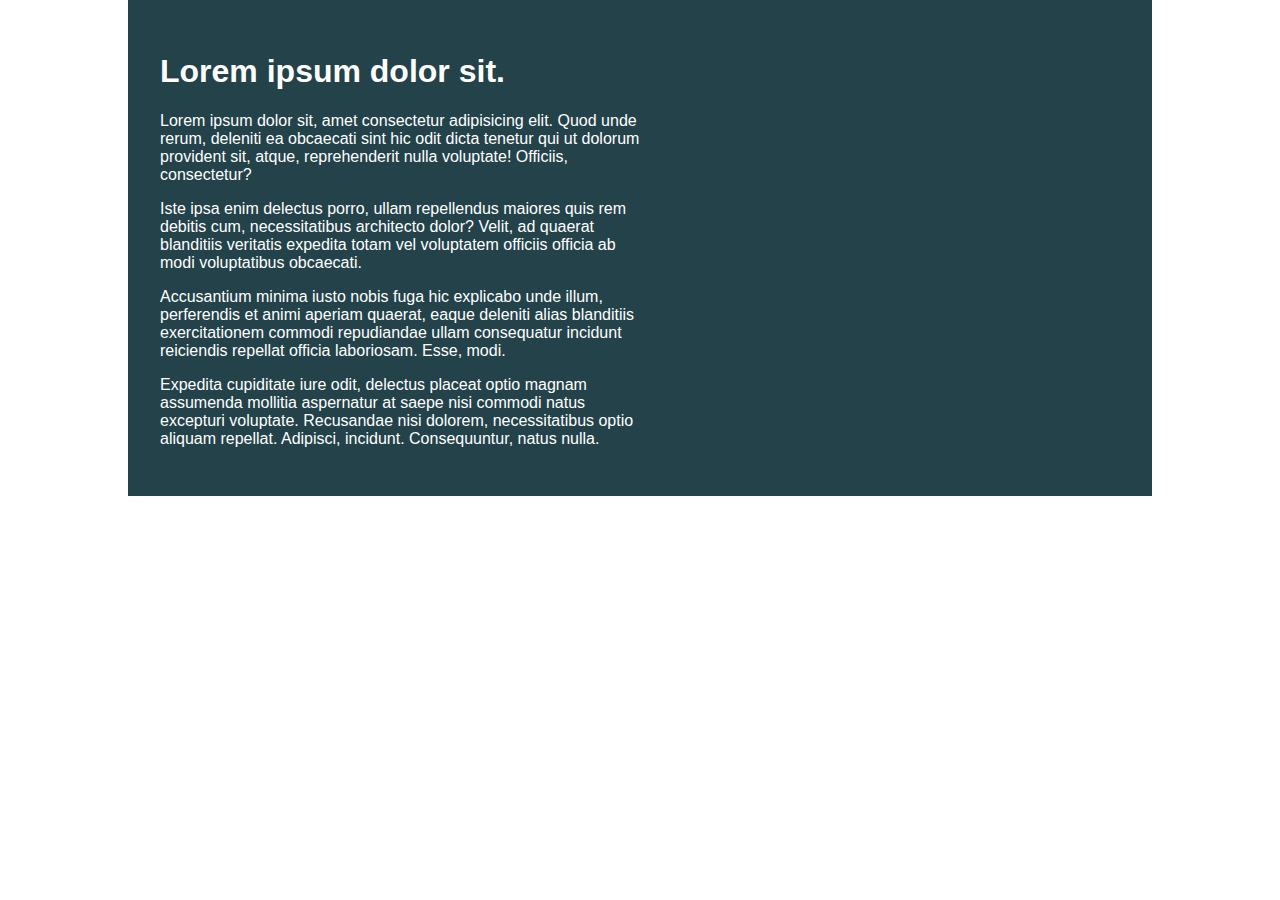
<file: day_1/index.html>
<!DOCTYPE html>
<html lang="en">

<head>
    <meta charset="UTF-8">
    <meta name="viewport" content="width=device-width, initial-scale=1.0">
    <title>Day 01</title>

    <link rel="stylesheet" href="style.css">
</head>

<body>
    <div class="container">
        <div class="intro-content">
            <h1>Lorem ipsum dolor sit.</h1>
            <p>Lorem ipsum dolor sit, amet consectetur adipisicing elit. Quod unde rerum, deleniti ea obcaecati sint hic
                odit dicta tenetur qui ut dolorum provident sit, atque, reprehenderit nulla voluptate! Officiis,
                consectetur?</p>
            <p>Iste ipsa enim delectus porro, ullam repellendus maiores quis rem debitis cum, necessitatibus architecto
                dolor? Velit, ad quaerat blanditiis veritatis expedita totam vel voluptatem officiis officia ab modi
                voluptatibus obcaecati.</p>
            <p>Accusantium minima iusto nobis fuga hic explicabo unde illum, perferendis et animi aperiam quaerat, eaque
                deleniti alias blanditiis exercitationem commodi repudiandae ullam consequatur incidunt reiciendis
                repellat officia laboriosam. Esse, modi.</p>
            <p>Expedita cupiditate iure odit, delectus placeat optio magnam assumenda mollitia aspernatur at saepe nisi
                commodi natus excepturi voluptate. Recusandae nisi dolorem, necessitatibus optio aliquam repellat.
                Adipisci, incidunt. Consequuntur, natus nulla.</p>
        </div>
    </div>
</body>

</html>
</file>
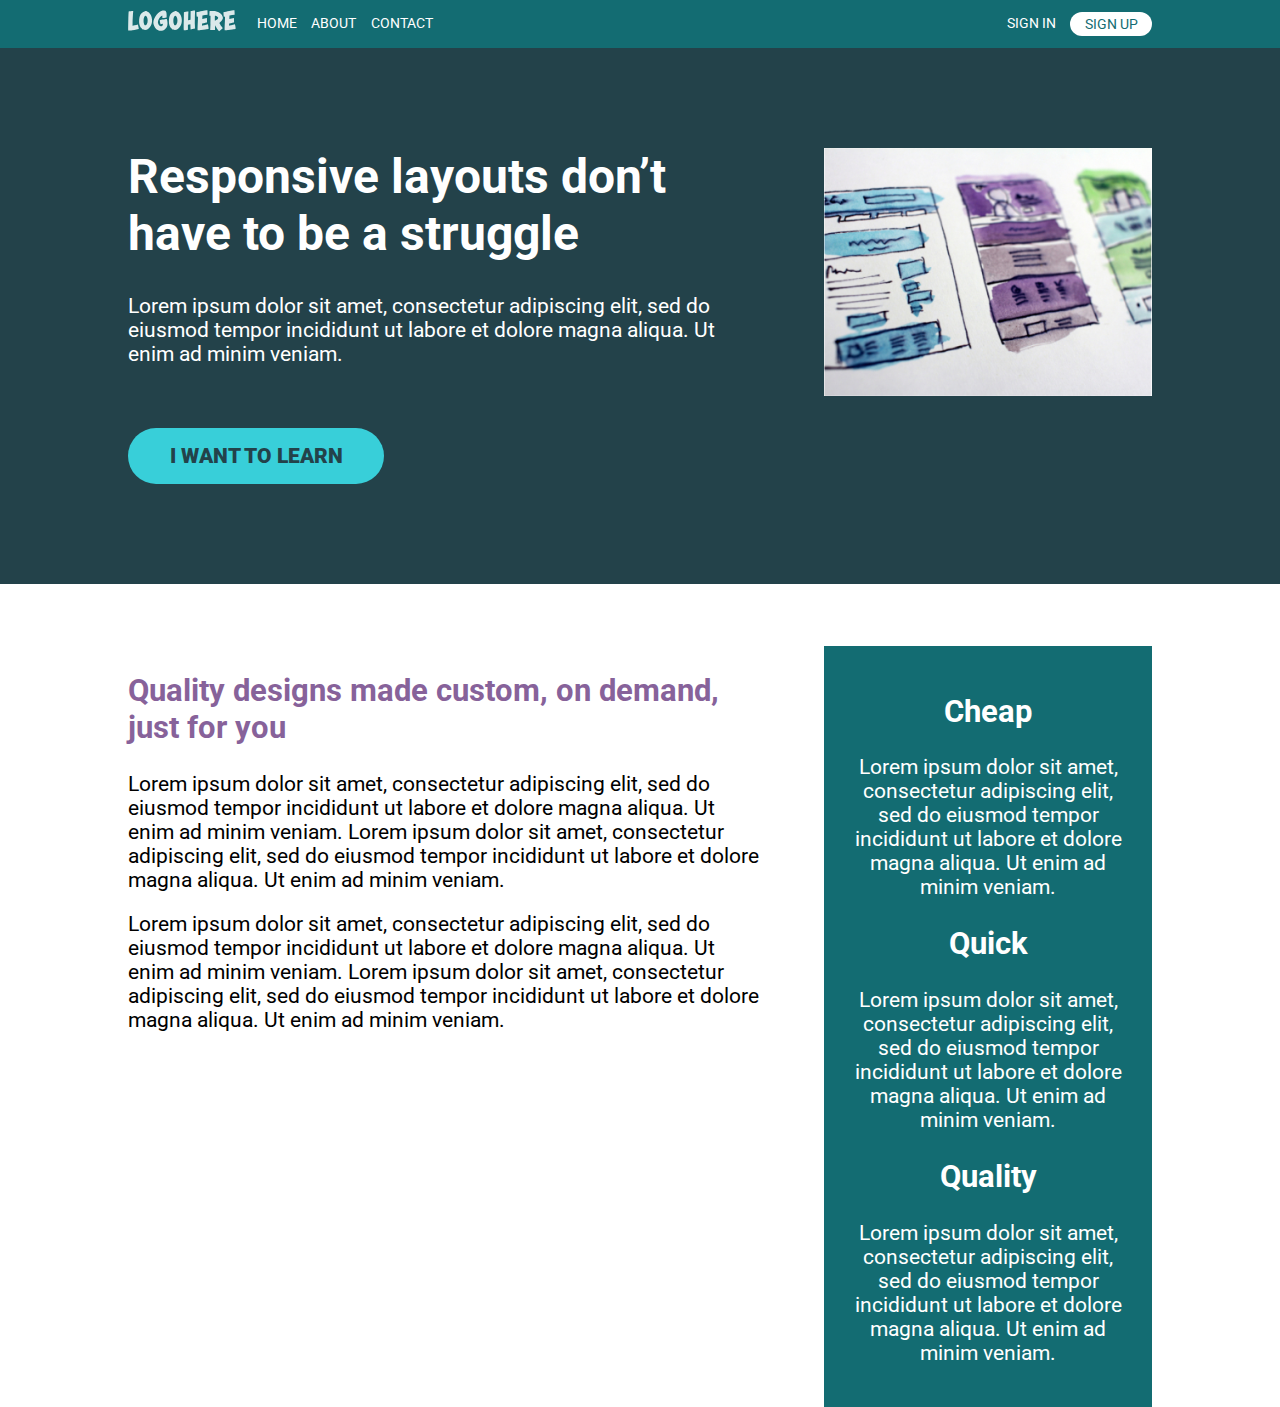
<file: day_11/index.html>
<!DOCTYPE html>
<html lang="en">
<head>
    <meta charset="UTF-8">
    <meta name="viewport" content="width=device-width, initial-scale=1.0">
    <title>Conquering Responsive Layouts</title>
    <link href="https://fonts.googleapis.com/css2?family=Roboto:wght@400;900&display=swap" rel="stylesheet"> 
    <link rel="stylesheet" href="style.css">
</head>
<body>
    <header>
        <div class="container row">
            <a href="#">
                <img class="logo" src="img/logo.svg" alt="conquering responsive layouts" />
            </a>
        <nav class="nav">
            <ul class="nav__list">
                <li class="nav__item"><a href="#" class="nav__link">Home</a></li>
                <li class="nav__item"><a href="#" class="nav__link">About</a></li>
                <li class="nav__item"><a href="#" class="nav__link">Contact</a></li>
                
            </ul>
            <ul class="nav__list">
                <li class="nav__item"><a href="#" class="nav__link">Sign In</a></li>
                <li class="nav__item"><a href="#" class="nav__link nav__link--button">Sign up</a></li>
            </ul>
        </div>
        </nav>
    </header>

    <section class="hero">
        <div class="container row">
            <div class="hero__text">
                <h1>Responsive layouts don’t have to be a struggle</h1>
                <p>Lorem ipsum dolor sit amet, consectetur adipiscing elit, sed do eiusmod tempor incididunt ut labore et dolore magna aliqua. Ut enim ad minim veniam.</p>
                <a href="#" class="btn">I want to learn</a>
            </div>
            <img src="img/hero-img.jpg" alt="UX design sketches" class="hero__img">
        </div>
    </section> 

    <main class="main container row">
            <section class="primary-content">
                <h2 class="section-title">Quality designs made custom, on demand, just for you</h2>
                <p>Lorem ipsum dolor sit amet, consectetur adipiscing elit, sed do eiusmod tempor incididunt ut labore et dolore magna aliqua. Ut enim ad minim veniam. Lorem ipsum dolor sit amet, consectetur adipiscing elit, sed do eiusmod tempor incididunt ut labore et dolore magna aliqua. Ut enim ad minim veniam.</p>
                <p>Lorem ipsum dolor sit amet, consectetur adipiscing elit, sed do eiusmod tempor incididunt ut labore et dolore magna aliqua. Ut enim ad minim veniam. Lorem ipsum dolor sit amet, consectetur adipiscing elit, sed do eiusmod tempor incididunt ut labore et dolore magna aliqua. Ut enim ad minim veniam.</p>
            </section>
            <aside class="sidebar">
                <h2 class="sidebar-title">Cheap</h2>
                <p>Lorem ipsum dolor sit amet, consectetur adipiscing elit, sed do eiusmod tempor incididunt ut labore et dolore magna aliqua. Ut enim ad minim veniam.</p>

                <h2 class="sidebar-title">Quick</h2>
                <p>Lorem ipsum dolor sit amet, consectetur adipiscing elit, sed do eiusmod tempor incididunt ut labore et dolore magna aliqua. Ut enim ad minim veniam.</p>

                <h2 class="sidebar-title">Quality</h2>
                <p>Lorem ipsum dolor sit amet, consectetur adipiscing elit, sed do eiusmod tempor incididunt ut labore et dolore magna aliqua. Ut enim ad minim veniam.</p>
            </aside>
    </main>

    

</body>
</html>
</file>
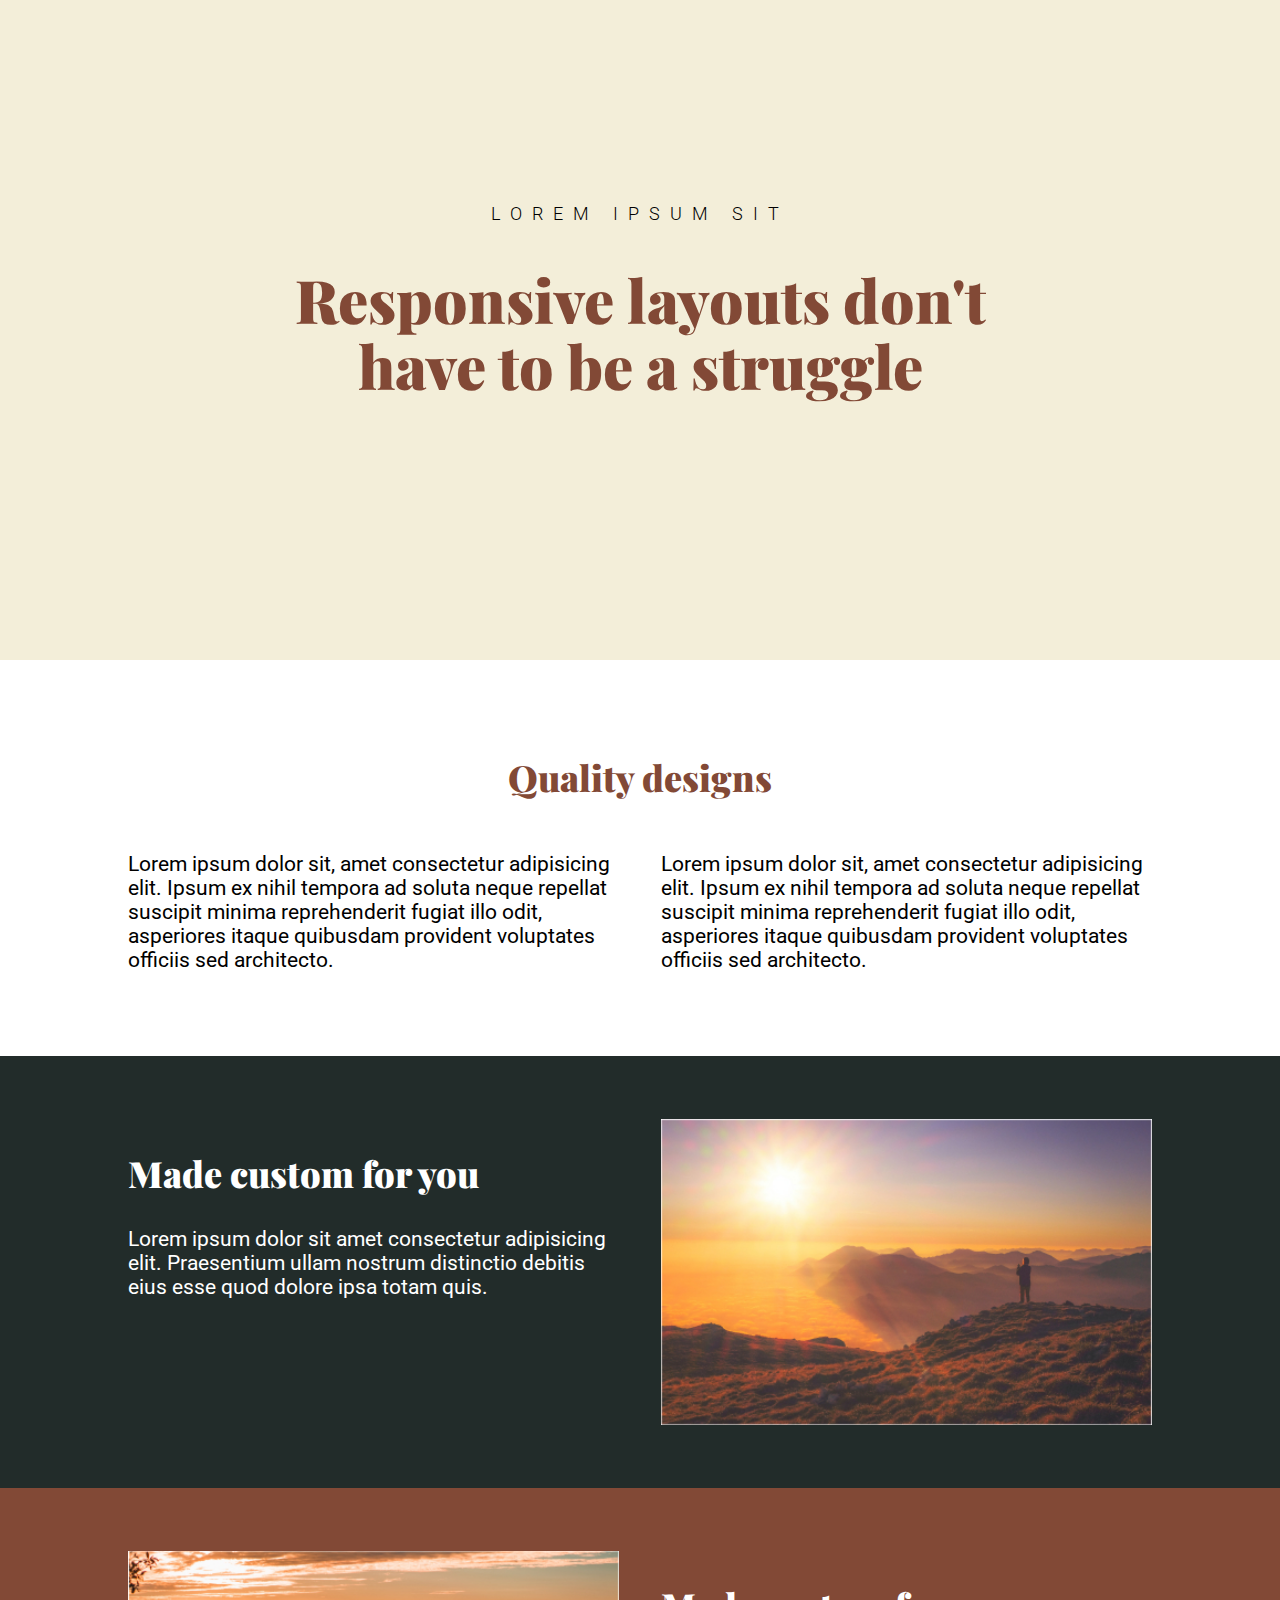
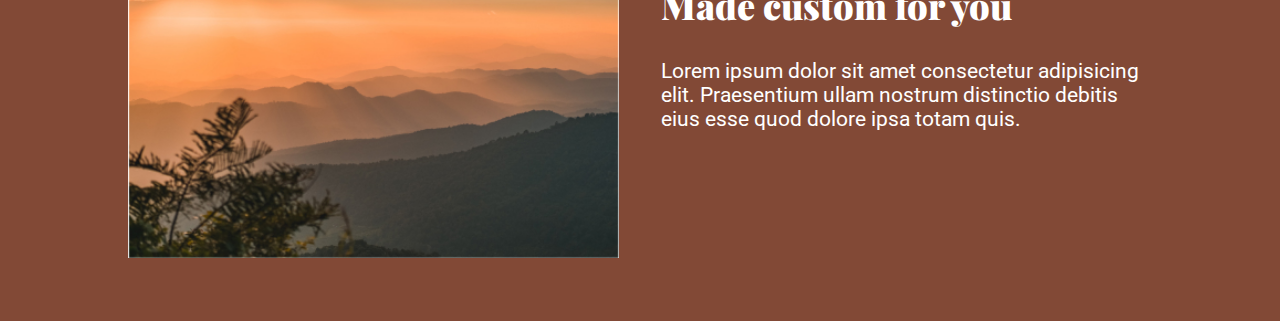
<file: day_12/index.html>
<!DOCTYPE html>
<html lang="en">
  <head>
    <meta charset="UTF-8" />
    <meta name="viewport" content="width=device-width, initial-scale=1.0" />
    <link rel="preconnect" href="https://fonts.gstatic.com" />
    <link
      href="https://fonts.googleapis.com/css2?family=Playfair+Display:wght@900&family=Roboto:wght@300;400&display=swap"
      rel="stylesheet"
    />
    <link rel="stylesheet" href="style.css" />
    <title>Document</title>
  </head>
  <body>
    <section class="top">
      <div class="container">
        <span>LOREM IPSUM SIT</span>
        <h1>
          Responsive layouts don't<br />
          have to be a struggle
        </h1>
      </div>
    </section>
    <section class="middle">
      <div class="container">
        <h2 class="title">Quality designs</h2>
        <div class="text">
          <p class="col">
            Lorem ipsum dolor sit, amet consectetur adipisicing elit. Ipsum ex
            nihil tempora ad soluta neque repellat suscipit minima reprehenderit
            fugiat illo odit, asperiores itaque quibusdam provident voluptates
            officiis sed architecto.
          </p>
          <p class="col">
            Lorem ipsum dolor sit, amet consectetur adipisicing elit. Ipsum ex
            nihil tempora ad soluta neque repellat suscipit minima reprehenderit
            fugiat illo odit, asperiores itaque quibusdam provident voluptates
            officiis sed architecto.
          </p>
        </div>
      </div>
    </section>
    <section class="bottom">
      <div class="black">
        <div class="container row">
          <div class="bot-text col">
            <h2 class="title">Made custom for you</h2>
            <p>
              Lorem ipsum dolor sit amet consectetur adipisicing elit.
              Praesentium ullam nostrum distinctio debitis eius esse quod dolore
              ipsa totam quis.
            </p>
          </div>
          <img class="col" src="./image-01.jpg" alt="" />
        </div>
      </div>
      <div class="brown">
        <div class="container row">
          <img class="col" src="./image-02.jpg" alt="" />
          <div class="bot-text col">
            <h2 class="title">Made custom for you</h2>
            <p>
              Lorem ipsum dolor sit amet consectetur adipisicing elit.
              Praesentium ullam nostrum distinctio debitis eius esse quod dolore
              ipsa totam quis.
            </p>
          </div>
        </div>
      </div>
    </section>
  </body>
</html>
</file>
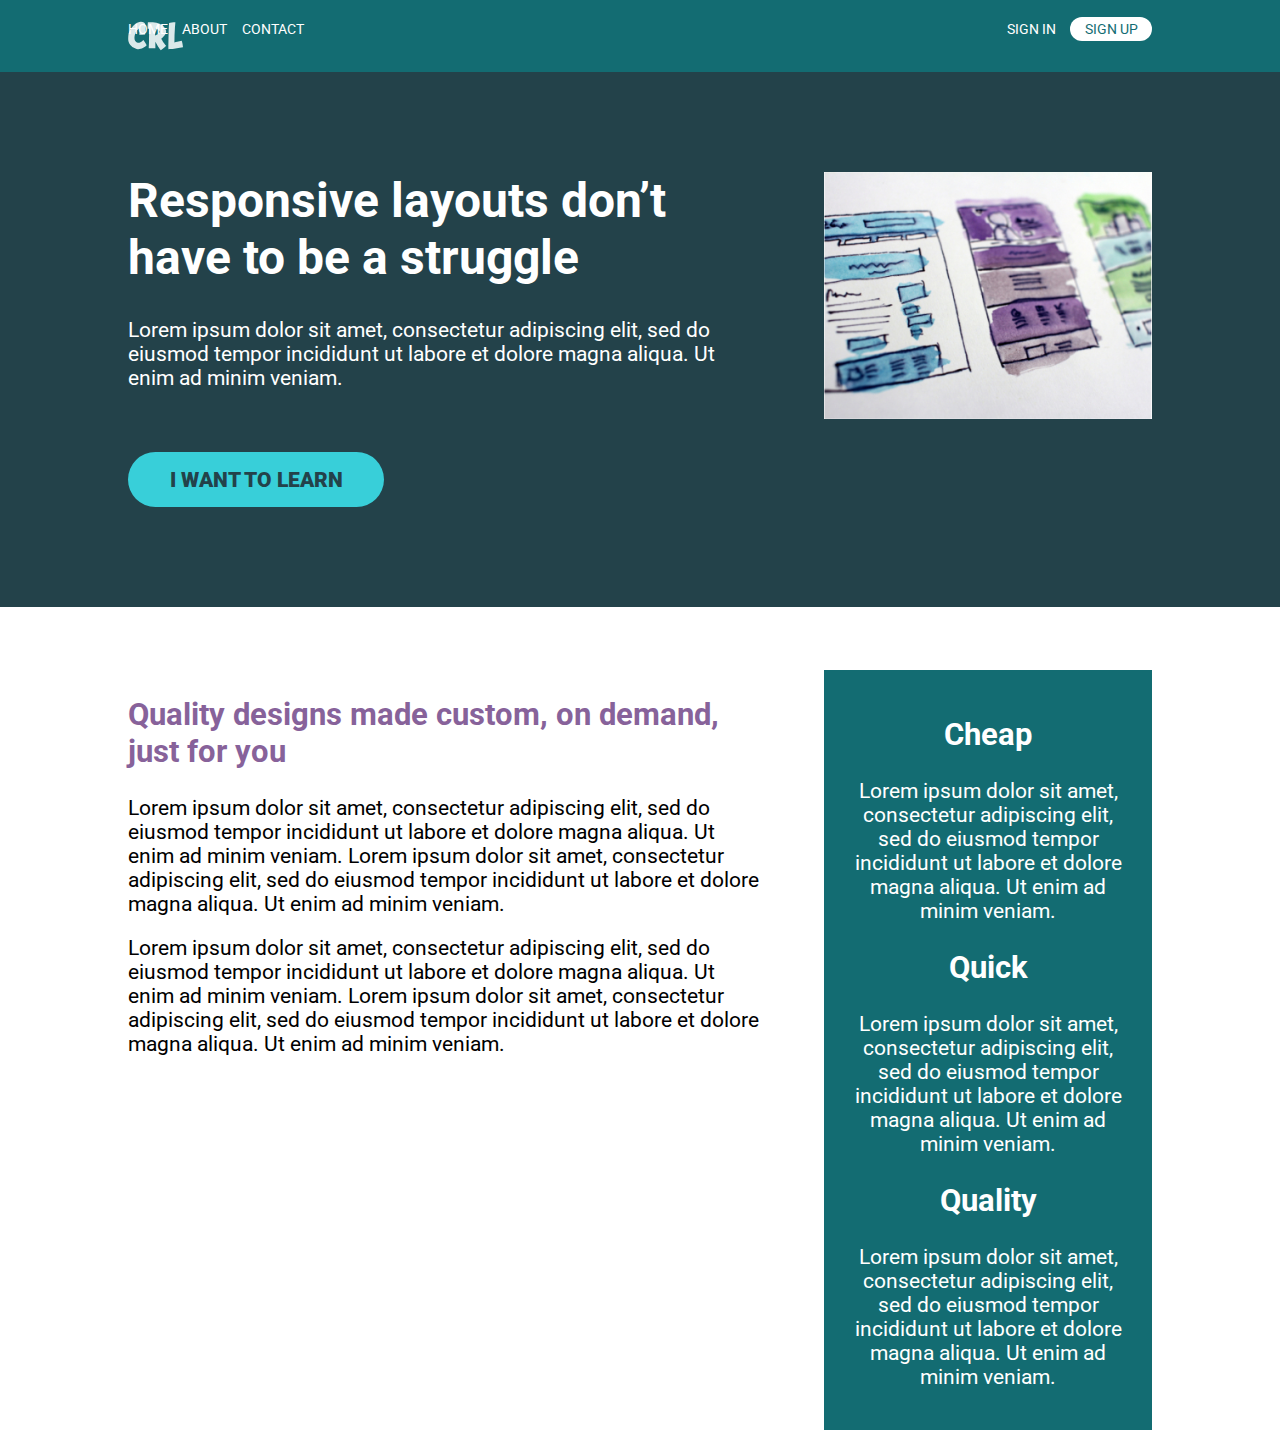
<file: day_19/index.html>
<!DOCTYPE html>
<html lang="en">
<head>
    <meta charset="UTF-8">
    <meta name="viewport" content="width=device-width, initial-scale=1.0">
    <title>Conquering Responsive Layouts</title>
    <link href="https://fonts.googleapis.com/css2?family=Roboto:wght@400;900&display=swap" rel="stylesheet"> 
    <link rel="stylesheet" href="style.css">
</head>
<body>
    <header> 
        <div class="container row">
            <button class="nav-toggle" aria-label="open navigation">
                <span class="hamburger"></span>
            </button>
            <a class="logo" href="#">
                <img src="img/logo.svg" alt="conquering responsive layouts">
            </a>
            <nav class="nav">
                <ul class="nav__list nav__list--primary">
                    <li class="nav__item"><a href="#" class="nav__link">Home</a></li>
                    <li class="nav__item"><a href="#" class="nav__link">About</a></li>
                    <li class="nav__item"><a href="#" class="nav__link">Contact</a></li>
                </ul>
                <ul class="nav__list nav__list--secondary">
                    <li class="nav__item"><a href="#" class="nav__link">Sign In</a></li>
                    <li class="nav__item"><a href="#" class="nav__link nav__link--button">Sign up</a></li>
                </ul>
            </nav>
        </div>
    </header>
    
    <section class="hero">
        <div class="container row">
            <div class="hero__text">
                <h1>Responsive layouts don’t have to be a struggle</h1>
                <p>Lorem ipsum dolor sit amet, consectetur adipiscing elit, sed do eiusmod tempor incididunt ut labore et dolore magna aliqua. Ut enim ad minim veniam.</p>
                <a href="#" class="btn">I want to learn</a>
            </div>
            <img src="img/hero-img.jpg" alt="UX design sketches" class="hero__img">
        </div>
    </section> 

    <main class="main container row">
            <section class="primary-content">
                <h2 class="section-title">Quality designs made custom, on demand, just for you</h2>
                <p>Lorem ipsum dolor sit amet, consectetur adipiscing elit, sed do eiusmod tempor incididunt ut labore et dolore magna aliqua. Ut enim ad minim veniam. Lorem ipsum dolor sit amet, consectetur adipiscing elit, sed do eiusmod tempor incididunt ut labore et dolore magna aliqua. Ut enim ad minim veniam.</p>
                <p>Lorem ipsum dolor sit amet, consectetur adipiscing elit, sed do eiusmod tempor incididunt ut labore et dolore magna aliqua. Ut enim ad minim veniam. Lorem ipsum dolor sit amet, consectetur adipiscing elit, sed do eiusmod tempor incididunt ut labore et dolore magna aliqua. Ut enim ad minim veniam.</p>
            </section>
            <aside class="sidebar">
                <h2 class="sidebar-title">Cheap</h2>
                <p>Lorem ipsum dolor sit amet, consectetur adipiscing elit, sed do eiusmod tempor incididunt ut labore et dolore magna aliqua. Ut enim ad minim veniam.</p>

                <h2 class="sidebar-title">Quick</h2>
                <p>Lorem ipsum dolor sit amet, consectetur adipiscing elit, sed do eiusmod tempor incididunt ut labore et dolore magna aliqua. Ut enim ad minim veniam.</p>

                <h2 class="sidebar-title">Quality</h2>
                <p>Lorem ipsum dolor sit amet, consectetur adipiscing elit, sed do eiusmod tempor incididunt ut labore et dolore magna aliqua. Ut enim ad minim veniam.</p>
            </aside>
    </main>

    <script src="main.js"></script>

</body>
</html>
</file>
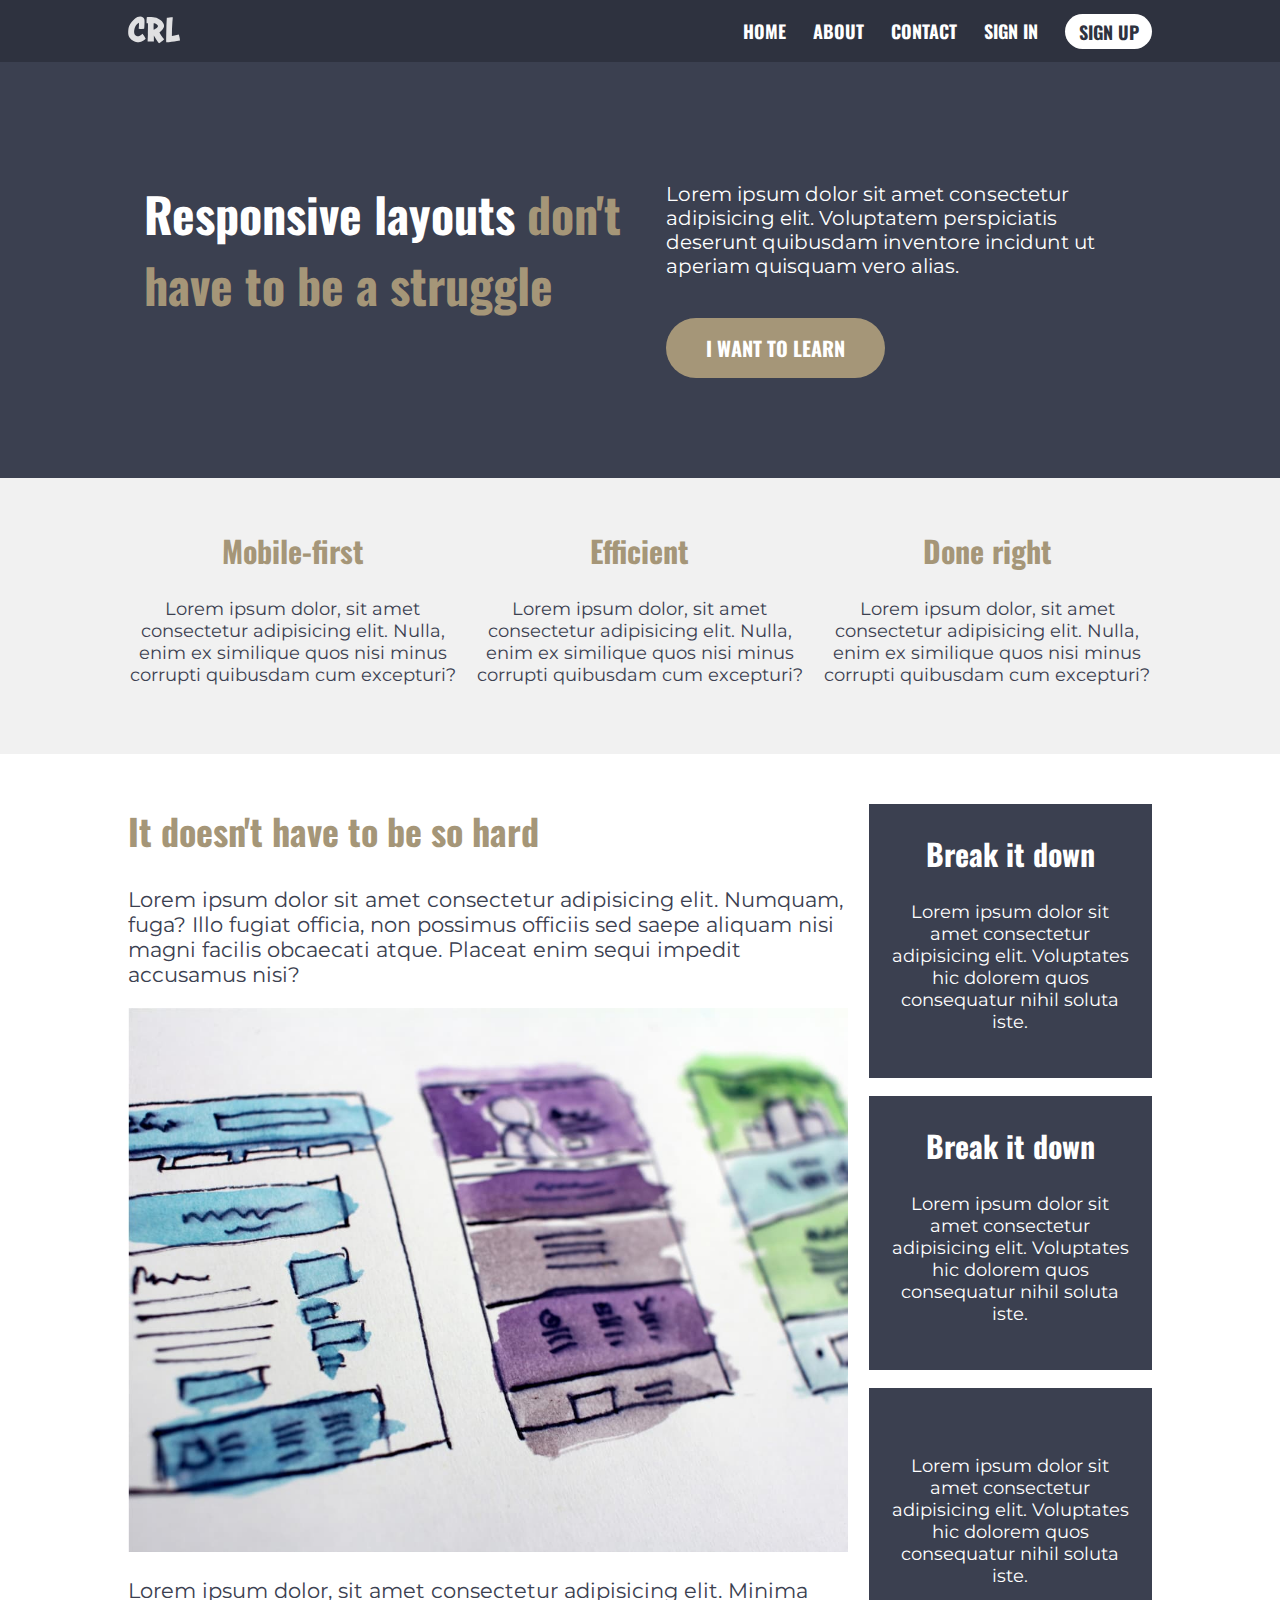
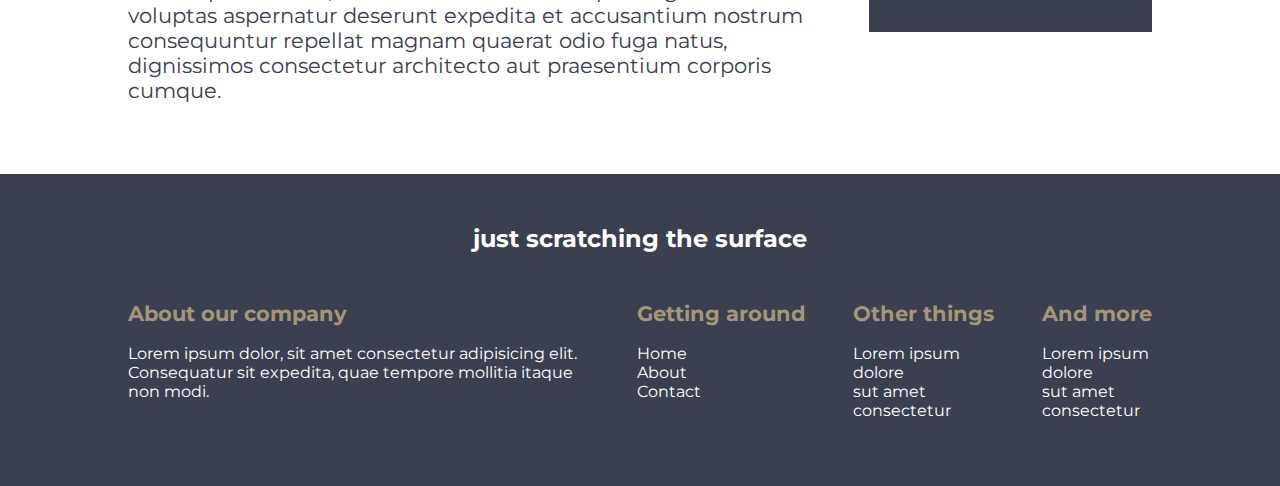
<file: day_21/index.html>
<!DOCTYPE html>
<html lang="en">
  <head>
    <link rel="preconnect" href="https://fonts.gstatic.com" />
    <link
      href="https://fonts.googleapis.com/css2?family=Montserrat&family=Oswald:wght@700&display=swap"
      rel="stylesheet"
    />
    <meta charset="UTF-8" />
    <meta http-equiv="X-UA-Compatible" content="IE=edge" />
    <meta name="viewport" content="width=device-width, initial-scale=1.0" />
    <title>Responsive Layout</title>

    <link rel="stylesheet" href="style.css" />
  </head>
  <body>
    <header>
      <div class="container row">
        <button class="nav-toggle" aria-label="open navigation">
          <span class="hamburger"></span>
        </button>
        <a class="logo" href="#">
          <img src="img/logo.svg" alt="conquering responsive layouts" />
        </a>
        <nav class="nav">
          <ul class="nav__list nav__list--primary">
            <li class="nav__item"><a href="#" class="nav__link">Home</a></li>
            <li class="nav__item"><a href="#" class="nav__link">About</a></li>
            <li class="nav__item">
              <a href="#" class="nav__link">Contact</a>
            </li>
          </ul>
          <ul class="nav__list nav__list--secondary">
            <li class="nav__item">
              <a href="#" class="nav__link">Sign In</a>
            </li>
            <li class="nav__item">
              <a href="#" class="nav__link nav__link--button">Sign up</a>
            </li>
          </ul>
        </nav>
      </div>
    </header>

    <section class="hero">
      <div class="container row">
        <div class="col col-title">
          <h1 class="hero__title">
            Responsive layouts<span class="title-magic">
              don't have to be a struggle</span
            >
          </h1>
        </div>
        <div class="col hero__text">
          <p>
            Lorem ipsum dolor sit amet consectetur adipisicing elit. Voluptatem
            perspiciatis deserunt quibusdam inventore incidunt ut aperiam
            quisquam vero alias.
          </p>
          <a class="btn" href="#">I want to learn</a>
        </div>
      </div>
    </section>

    <section class="articles">
      <div class="container row">
        <div class="col">
          <h2>Mobile-first</h2>
          <p>
            Lorem ipsum dolor, sit amet consectetur adipisicing elit. Nulla,
            enim ex similique quos nisi minus corrupti quibusdam cum excepturi?
          </p>
        </div>
        <div class="col">
          <h2>Efficient</h2>
          <p>
            Lorem ipsum dolor, sit amet consectetur adipisicing elit. Nulla,
            enim ex similique quos nisi minus corrupti quibusdam cum excepturi?
          </p>
        </div>
        <div class="col">
          <h2>Done right</h2>
          <p>
            Lorem ipsum dolor, sit amet consectetur adipisicing elit. Nulla,
            enim ex similique quos nisi minus corrupti quibusdam cum excepturi?
          </p>
        </div>
      </div>
    </section>

    <section class="main">
      <div class="container main-row">
        <div class="col">
          <h2 class="main-title">It doesn't have to be so hard</h2>
          <p>
            Lorem ipsum dolor sit amet consectetur adipisicing elit. Numquam,
            fuga? Illo fugiat officia, non possimus officiis sed saepe aliquam
            nisi magni facilis obcaecati atque. Placeat enim sequi impedit
            accusamus nisi?
          </p>
          <img src="img/the-image.jpg" alt="drawn layouts" />
          <p>
            Lorem ipsum dolor, sit amet consectetur adipisicing elit. Minima
            voluptas aspernatur deserunt expedita et accusantium nostrum
            consequuntur repellat magnam quaerat odio fuga natus, dignissimos
            consectetur architecto aut praesentium corporis cumque.
          </p>
        </div>
        <div class="card-row col">
          <div class="card">
            <h2 class="card-title">Break it down</h2>
            <p>
              Lorem ipsum dolor sit amet consectetur adipisicing elit.
              Voluptates hic dolorem quos consequatur nihil soluta iste.
            </p>
          </div>
          <div class="card">
            <h2 class="card-title">Break it down</h2>
            <p>
              Lorem ipsum dolor sit amet consectetur adipisicing elit.
              Voluptates hic dolorem quos consequatur nihil soluta iste.
            </p>
          </div>
          <div class="card">
            <br />
            <p>
              Lorem ipsum dolor sit amet consectetur adipisicing elit.
              Voluptates hic dolorem quos consequatur nihil soluta iste.
            </p>
          </div>
        </div>
      </div>
    </section>

    <section class="footer">
      <div class="container">
        <h1>just scratching the surface</h1>
        <div class="row">
          <div class="col about">
            <h2>About our company</h2>
            <p>
              Lorem ipsum dolor, sit amet consectetur adipisicing elit.
              Consequatur sit expedita, quae tempore mollitia itaque non modi.
            </p>
          </div>
          <div class="col">
            <h2>Getting around</h2>
            <ul>
              <li><a href="#">Home</a></li>
              <li><a href="#">About</a></li>
              <li><a href="#">Contact</a></li>
            </ul>
          </div>
          <div class="col">
            <h2>Other things</h2>
            <ul>
              <li><a href="#">Lorem ipsum</a></li>
              <li><a href="#">dolore</a></li>
              <li><a href="#">sut amet</a></li>
              <li><a href="#">consectetur</a></li>
            </ul>
          </div>
          <div class="col">
            <h2>And more</h2>
            <ul>
              <li><a href="#">Lorem ipsum</a></li>
              <li><a href="#">dolore</a></li>
              <li><a href="#">sut amet</a></li>
              <li><a href="#">consectetur</a></li>
            </ul>
          </div>
        </div>
      </div>
    </section>

    <script src="main.js"></script>
  </body>
</html>
</file>
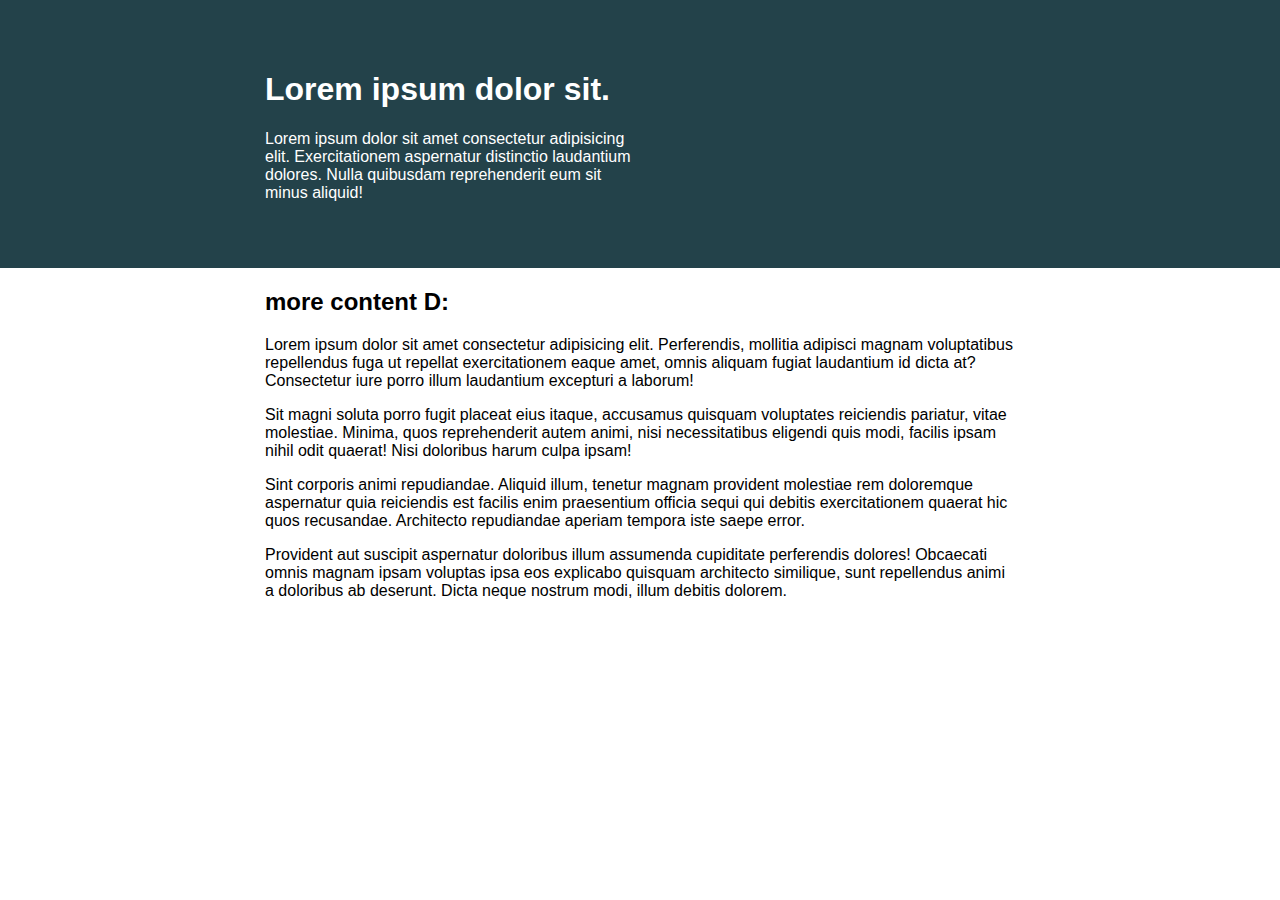
<file: day_3/index.html>
<!DOCTYPE html>
<html lang="en">

<head>
    <meta charset="UTF-8">
    <meta name="viewport" content="width=device-width, initial-scale=1.0">
    <title>Day 01</title>

    <link rel="stylesheet" href="style.css">
</head>

<body>

    <div class="intro-container">
        <div class="container">
            <div class="intro-content">
                <h1>Lorem ipsum dolor sit.</h1>
                <p>Lorem ipsum dolor sit amet consectetur adipisicing elit. Exercitationem aspernatur distinctio
                    laudantium
                    dolores. Nulla quibusdam reprehenderit eum sit minus aliquid!</p>
            </div>
        </div>
    </div>



    <div class="container">
        <h2>more content D:</h2>
        <p>Lorem ipsum dolor sit amet consectetur adipisicing elit. Perferendis, mollitia adipisci magnam
            voluptatibus repellendus fuga ut repellat exercitationem eaque amet, omnis aliquam fugiat laudantium id
            dicta at? Consectetur iure porro illum laudantium excepturi a laborum!</p>
        <p>Sit magni soluta porro fugit placeat eius itaque, accusamus quisquam voluptates reiciendis pariatur,
            vitae molestiae. Minima, quos reprehenderit autem animi, nisi necessitatibus eligendi quis modi, facilis
            ipsam nihil odit quaerat! Nisi doloribus harum culpa ipsam!</p>
        <p>Sint corporis animi repudiandae. Aliquid illum, tenetur magnam provident molestiae rem doloremque
            aspernatur quia reiciendis est facilis enim praesentium officia sequi qui debitis exercitationem quaerat
            hic quos recusandae. Architecto repudiandae aperiam tempora iste saepe error.</p>
        <p>Provident aut suscipit aspernatur doloribus illum assumenda cupiditate perferendis dolores! Obcaecati
            omnis magnam ipsam voluptas ipsa eos explicabo quisquam architecto similique, sunt repellendus animi a
            doloribus ab deserunt. Dicta neque nostrum modi, illum debitis dolorem.</p>
    </div>



</body>

</html>
</file>
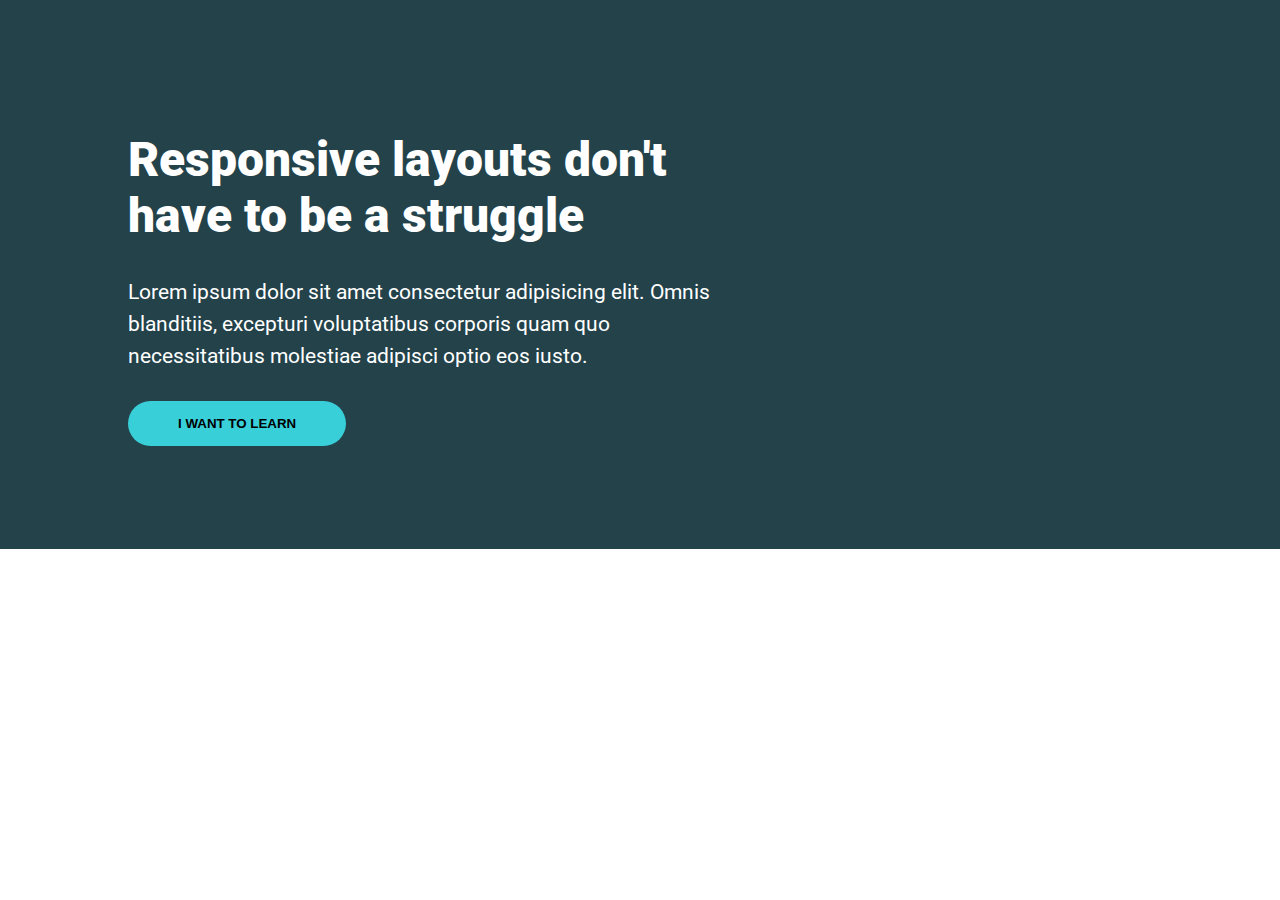
<file: day_5/index.html>
<!DOCTYPE html>
<html lang="en">
  <head>
    <meta charset="UTF-8" />
    <meta http-equiv="X-UA-Compatible" content="IE=edge" />
    <meta name="viewport" content="width=device-width, initial-scale=1.0" />
    <link rel="preconnect" href="https://fonts.gstatic.com" />
    <link
      href="https://fonts.googleapis.com/css2?family=Roboto:wght@400;700;900&display=swap"
      rel="stylesheet"
    />

    <title>Day 05</title>

    <link rel="stylesheet" href="style.css" />
  </head>

  <body>
    <div class="divination">
      <div class="container">
        <div class="content">
          <h1>Responsive layouts don't have to be a struggle</h1>
          <p>
            Lorem ipsum dolor sit amet consectetur adipisicing elit. Omnis
            blanditiis, excepturi voluptatibus corporis quam quo necessitatibus
            molestiae adipisci optio eos iusto.
          </p>
          <button>I WANT TO LEARN</button>
        </div>
      </div>
    </div>
  </body>
</html>
</file>
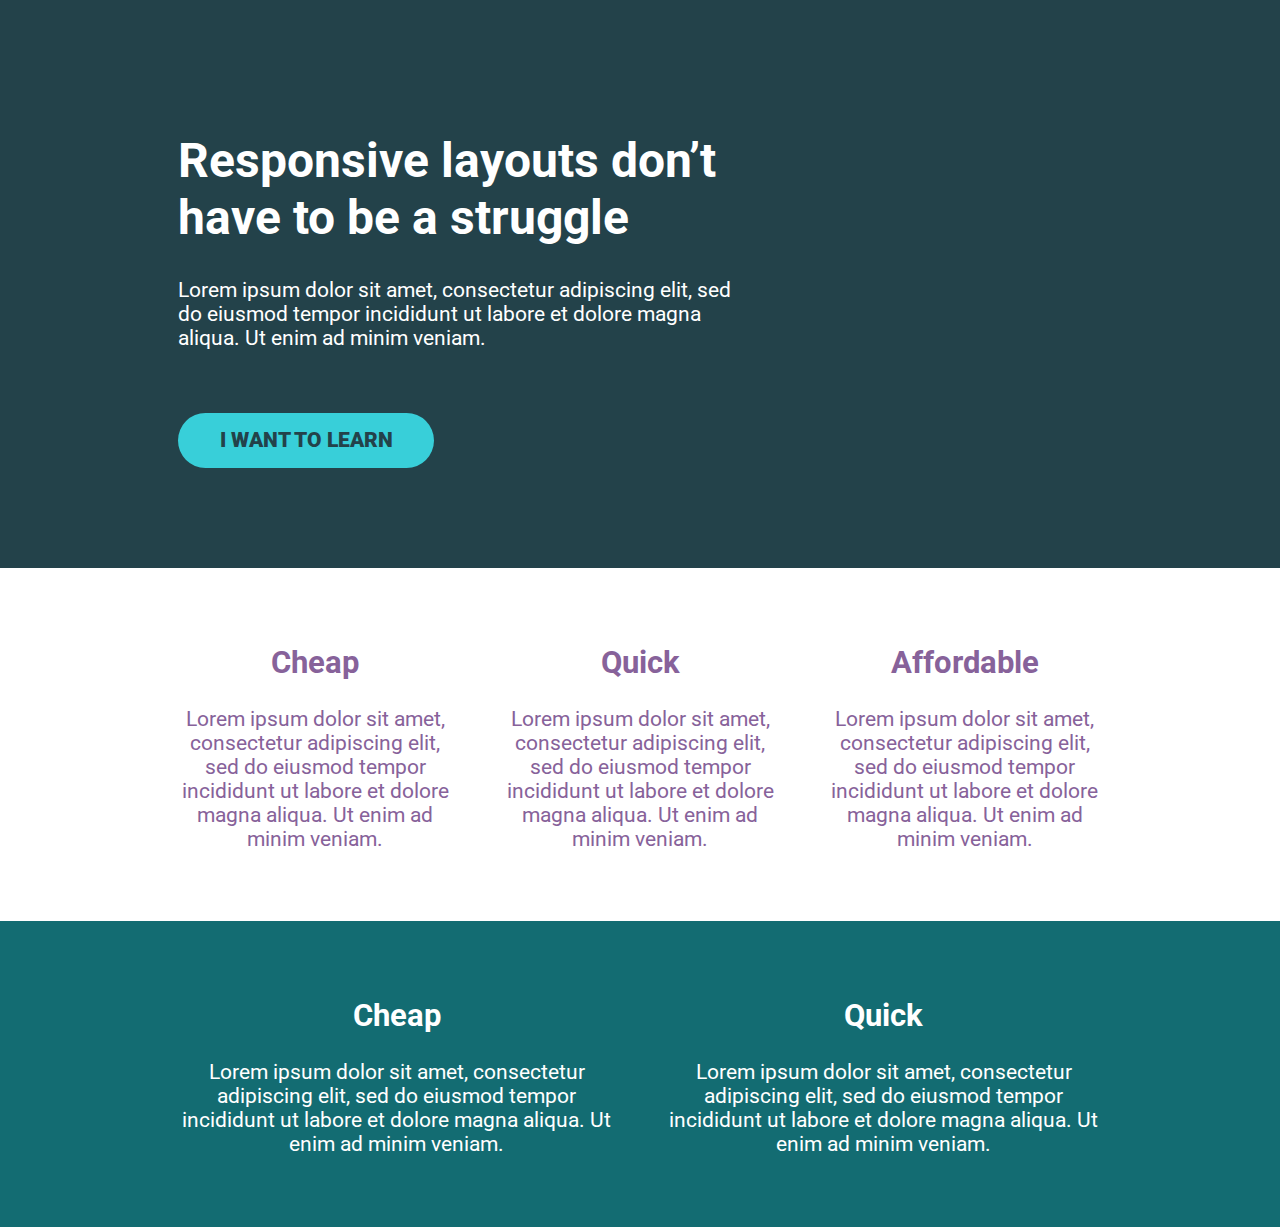
<file: day_8/index.html>
<!DOCTYPE html>
<html lang="en">
  <head>
    <meta charset="UTF-8" />
    <meta name="viewport" content="width=device-width, initial-scale=1.0" />
    <title>Challenge time!</title>
    <link
      href="https://fonts.googleapis.com/css2?family=Roboto:wght@400;900&display=swap"
      rel="stylesheet"
    />
    <link rel="stylesheet" href="style.css" />
  </head>
  <body>
    <div class="hero">
      <div class="container">
        <div class="hero__text">
          <h1>Responsive layouts don’t have to be a struggle</h1>
          <p>
            Lorem ipsum dolor sit amet, consectetur adipiscing elit, sed do
            eiusmod tempor incididunt ut labore et dolore magna aliqua. Ut enim
            ad minim veniam.
          </p>
          <a href="#" class="btn">I want to learn</a>
        </div>
      </div>
    </div>
    <div class="container middle row">
      <div class="col">
        <h2>Cheap</h2>
        <p>
          Lorem ipsum dolor sit amet, consectetur adipiscing elit, sed do
          eiusmod tempor incididunt ut labore et dolore magna aliqua. Ut enim ad
          minim veniam.
        </p>
      </div>
      <div class="col">
        <h2>Quick</h2>
        <p>
          Lorem ipsum dolor sit amet, consectetur adipiscing elit, sed do
          eiusmod tempor incididunt ut labore et dolore magna aliqua. Ut enim ad
          minim veniam.
        </p>
      </div>
      <div class="col">
        <h2>Affordable</h2>
        <p>
          Lorem ipsum dolor sit amet, consectetur adipiscing elit, sed do
          eiusmod tempor incididunt ut labore et dolore magna aliqua. Ut enim ad
          minim veniam.
        </p>
      </div>
    </div>
    <div class="bottom">
      <div class="container row">
        <div class="col">
          <h2>Cheap</h2>
          <p>
            Lorem ipsum dolor sit amet, consectetur adipiscing elit, sed do
            eiusmod tempor incididunt ut labore et dolore magna aliqua. Ut enim
            ad minim veniam.
          </p>
        </div>
        <div class="col">
          <h2>Quick</h2>
          <p>
            Lorem ipsum dolor sit amet, consectetur adipiscing elit, sed do
            eiusmod tempor incididunt ut labore et dolore magna aliqua. Ut enim
            ad minim veniam.
          </p>
        </div>
      </div>
    </div>
  </body>
</html>
</file>
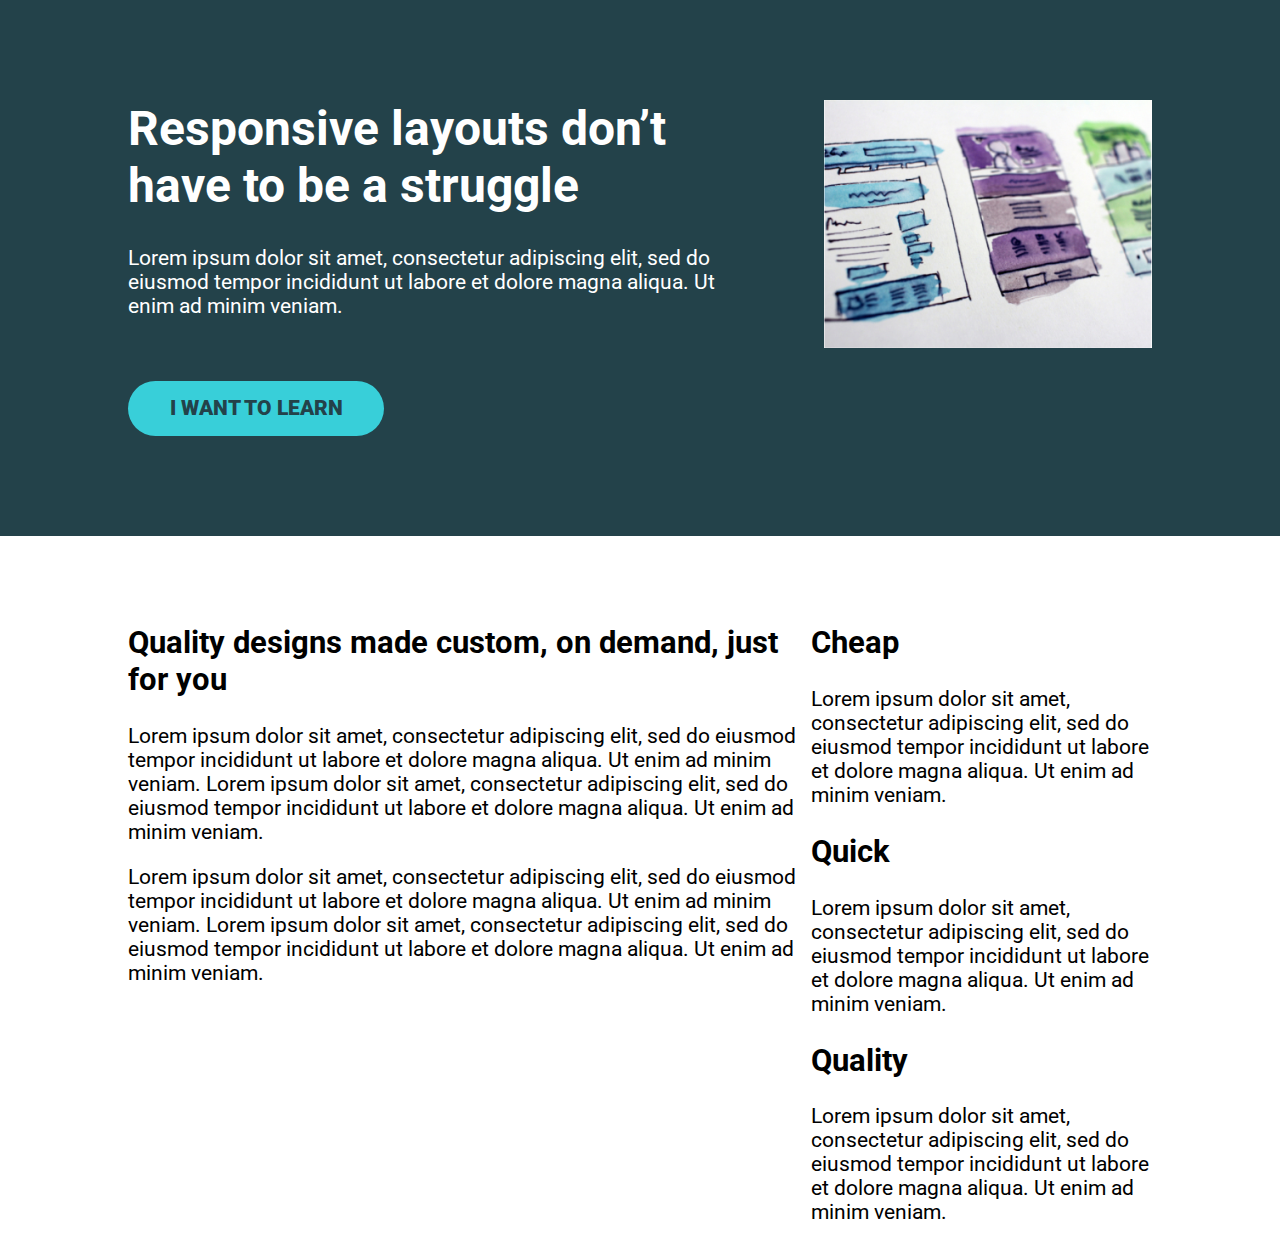
<file: day_9/index.html>
<!DOCTYPE html>
<html lang="en">
  <head>
    <meta charset="UTF-8" />
    <meta name="viewport" content="width=device-width, initial-scale=1.0" />
    <title>Conquering Rsponsive Layouts</title>
    <link
      href="https://fonts.googleapis.com/css2?family=Roboto:wght@400;900&display=swap"
      rel="stylesheet"
    />
    <link rel="stylesheet" href="style.css" />
  </head>
  <body>
    <div class="hero">
      <div class="container row">
        <div class="hero__text">
          <h1>Responsive layouts don’t have to be a struggle</h1>
          <p>
            Lorem ipsum dolor sit amet, consectetur adipiscing elit, sed do
            eiusmod tempor incididunt ut labore et dolore magna aliqua. Ut enim
            ad minim veniam.
          </p>
          <a href="#" class="btn">I want to learn</a>
        </div>
        <div class="hero__img"><img src="./img/hero-img.jpg" alt="" /></div>
      </div>
    </div>
    <main class="main container row">
      <section class="primary-content">
        <h2 class="section-title">
          Quality designs made custom, on demand, just for you
        </h2>
        <p>
          Lorem ipsum dolor sit amet, consectetur adipiscing elit, sed do
          eiusmod tempor incididunt ut labore et dolore magna aliqua. Ut enim ad
          minim veniam. Lorem ipsum dolor sit amet, consectetur adipiscing elit,
          sed do eiusmod tempor incididunt ut labore et dolore magna aliqua. Ut
          enim ad minim veniam.
        </p>
        <p>
          Lorem ipsum dolor sit amet, consectetur adipiscing elit, sed do
          eiusmod tempor incididunt ut labore et dolore magna aliqua. Ut enim ad
          minim veniam. Lorem ipsum dolor sit amet, consectetur adipiscing elit,
          sed do eiusmod tempor incididunt ut labore et dolore magna aliqua. Ut
          enim ad minim veniam.
        </p>
      </section>
      <aside class="sidebar">
        <h2 class="sidebar-title">Cheap</h2>

        <p>
          Lorem ipsum dolor sit amet, consectetur adipiscing elit, sed do
          eiusmod tempor incididunt ut labore et dolore magna aliqua. Ut enim ad
          minim veniam.
        </p>
        <h2 class="sidebar-title">Quick</h2>

        <p>
          Lorem ipsum dolor sit amet, consectetur adipiscing elit, sed do
          eiusmod tempor incididunt ut labore et dolore magna aliqua. Ut enim ad
          minim veniam.
        </p>
        <h2 class="sidebar-title">Quality</h2>

        <p>
          Lorem ipsum dolor sit amet, consectetur adipiscing elit, sed do
          eiusmod tempor incididunt ut labore et dolore magna aliqua. Ut enim ad
          minim veniam.
        </p>
      </aside>
    </main>
  </body>
</html>
</file>
<file: day_1/style.css>
/* INSTRUCTIONS
 *
 * 1) Limit the total width of
 *    the .intro-conent to about half
 *    of it's parent
 *
 * 2) Stop the text from overflowing
 *    out the bottom at small screen
 *    widths
 *
 * You may modify the HTML if needed
 *
 */

* {
  box-sizing: border-box;
}

body {
  margin: 0;
  font-family: sans-serif;
}

.container {
  background: #23424a;
  color: white;

  width: 80%;
  margin: 0 auto;

  padding: 2em;
}

.intro-content {
  width: 50%;
}
</file>
<file: day_11/style.css>
/* 
////// For this challenge ///////

- All text is in the text.md file

// Requirements
   1. Get all the navigation items next to one another
   2. Add a space between all the items
*/

*,
*::before,
*::after {
  box-sizing: border-box;
}

body {
  margin: 0;
  font-family: "Roboto", sans-serif;
  font-size: 1.3rem;
}

img {
  max-width: 100%;
}

h1 {
  font-size: 3rem;
  margin-top: 0;
}

.section-title {
  color: #87629a;
}

.btn {
  display: inline-block;
  text-decoration: none;
  text-transform: uppercase;
  color: #23424a;
  font-weight: 900;
  background-color: #38cfd9;
  padding: 0.75em 2em;
  border-radius: 100px;
}

.btn:hover,
.btn:focus {
  opacity: 0.75;
}

.container {
  width: 80%;
  max-width: 1100px;
  margin: 0 auto;
}

.row {
  display: flex;
  justify-content: space-between;
}

.col {
  /* these are now flex items */
  width: 100%;
}

.col + .col {
  margin-left: 30px;
}

header {
  background: #136c72;
  padding: 0.5em 0;
}

.logo {
  margin-right: 1em;
}

.nav {
  display: flex;
  justify-content: space-between;
  align-items: center;
  flex-grow: 1;
}

.nav__list {
  padding: 0;
  margin: 0;
  list-style: none;
  display: flex;
  align-items: center;
  font-size: 0.9rem;
}

.nav__item + .nav__item {
  margin-left: 1em;
}

.nav__link {
  color: #fff;
  text-decoration: none;
  text-transform: uppercase;
}

.nav__link--button {
  background: #fff;
  color: #136c72;
  padding: 0.25em 1em;
  border-radius: 10em;
}

.nav__link:hover {
  opacity: 0.75;
}

.hero {
  padding: 100px 0;
  background-color: #23424a;
  color: #fff;
}

.hero__text {
  width: 62%;
}

.hero__img {
  width: 32%;
  align-self: flex-start;
}

.hero p {
  margin-bottom: 3em;
}

.main {
  margin-top: 3em;
}

.primary-content {
  width: 62%;
}

.sidebar {
  width: 32%;
  padding: 1em;
  text-align: center;
  color: #fff;
  background-color: #136c72;
}
</file>
<file: day_12/style.css>
:root {
  --pink: #f3eed9;
  --brown: #824936;
  --black: #222c2a;
}

*,
*::before,
*::after {
  box-sizing: border-box;
}

body {
  margin: 0;
  padding: 0;
  font-family: "Roboto", sans-serif;
  font-weight: 400;
  font-size: 21px;
}

img {
  max-width: 100%;
}

.container {
  width: 80%;
  max-width: 1128px;
  margin: 0 auto;
}

.top {
  display: flex;
  flex-direction: column;
  min-height: 660px;
  align-items: center;
  justify-content: center;
  text-align: center;
  background: var(--pink);
  padding-bottom: 1em;
}

.top h1 {
  font-family: "Playfair Display", serif;
  font-weight: 900;
  font-size: 60px;
  color: var(--brown);
  line-height: 1.1;
}

.top span {
  font-family: "Roboto", sans-serif;
  letter-spacing: 10px;
  font-weight: 300;
  font-size: 18px;
}

.title {
  font-family: "Playfair Display", serif;
  font-weight: 900;
  font-size: 36px;
}

.middle {
  padding: 3em 0;
}

.middle h2 {
  text-align: center;

  color: var(--brown);
}

.bottom {
  color: white;
}

.black {
  background: var(--black);
}

.brown {
  background: var(--brown);
}

.row {
  padding: 3em 0;
}

@media (min-width: 800px) {
  .row {
    display: flex;
  }
  .text {
    display: flex;
  }

  .col {
    width: 100%;
  }

  .col + .col {
    margin-left: 2em;
  }
}
</file>
<file: day_19/style.css>
/* Challenge

   Make the navigation layout work
   on both mobile and large screens.

   Mobile-first, so mobile styles first,
   then add the large screen styles
   inside the existing media query

*/

*,
*::before,
*::after {
  box-sizing: border-box;
}

body {
  margin: 0;
  font-family: "Roboto", sans-serif;
  font-size: 1.3rem;
}

img {
  max-width: 100%;
}

h1 {
  font-size: 3rem;
  margin-top: 0;
}

.section-title {
  color: #87629a;
}

.btn {
  display: inline-block;
  text-decoration: none;
  text-transform: uppercase;
  color: #23424a;
  font-weight: 900;
  background-color: #38cfd9;
  padding: 0.75em 2em;
  border-radius: 100px;
}

.btn:hover,
.btn:focus {
  opacity: 0.75;
}

.container {
  width: 80%;
  max-width: 1100px;
  margin: 0 auto;
  /* added for nav-toggle positioning */
  position: relative;
}

header {
  background: #136c72;
  padding: 1em 0;
  text-align: center;
}

.nav {
  width: 100%;
}

.nav-toggle {
  cursor: pointer;
  border: 0;
  width: 3em;
  height: 3em;
  padding: 0em;
  border-radius: 50%;
  background: #072a2d;
  color: white;
  transition: opacity 250ms ease;

  position: absolute;
  left: 0;
}

.nav-toggle:focus,
.nav-toggle:hover {
  opacity: 0.75;
}

.hamburger {
  width: 50%;
  position: relative;
}

.hamburger,
.hamburger::before,
.hamburger::after {
  display: block;
  margin: 0 auto;
  height: 3px;
  background: white;
}

.hamburger::before,
.hamburger::after {
  content: "";
  width: 100%;
}

.hamburger::before {
  transform: translateY(-6px);
}

.hamburger::after {
  transform: translateY(3px);
}

/* made changes here from video
   to make it more accessible.
   
   Works the same :) */
.nav {
  visibility: hidden;
  height: 0;
  position: absolute;
}

.nav--visible {
  visibility: visible;
  height: auto;
  position: relative;
}

.nav__list {
  list-style: none;
}

.nav__item + .nav__item {
  margin-top: 1em;
}

.nav__link {
  color: #fff;
  text-decoration: none;
  text-transform: uppercase;
}

.nav__link--button {
  background: #fff;
  color: #136c72;
  padding: 0.25em 1em;
  border-radius: 10em;
}

.nav__link:hover {
  opacity: 0.75;
}

.logo {
  height: 30px;
}

.hero {
  padding: 100px 0;
  background-color: #23424a;
  color: #fff;
}

.hero__img {
  margin-top: 2em;
}

.hero p {
  margin-bottom: 3em;
}

.main {
  margin-top: 3em;
}

.sidebar {
  padding: 1em;
  text-align: center;
  color: #fff;
  background-color: #136c72;
}

@media (min-width: 800px) {
  .nav-toggle {
    display: none;
  }

  .logo {
    margin-right: 1em;
  }

  .nav {
    visibility: visible;
    display: flex;
    justify-content: space-between;
    height: auto;
  }

  .nav__list {
    padding: 0;
    margin: 0;
    list-style: none;
    display: flex;

    align-items: center;
    font-size: 0.9rem;
  }

  .nav__item + .nav__item {
    margin-top: 0;
    margin-left: 1em;
  }

  .row {
    display: flex;
    justify-content: space-between;
  }

  .hero__text {
    width: 62%;
  }

  .hero__img {
    width: 32%;
    align-self: flex-start;
    margin: 0;
  }

  .primary-content {
    width: 62%;
  }

  .sidebar {
    width: 32%;
  }
}
</file>
<file: day_21/style.css>
:root {
  --dark-blue: #2e323f;
  --blue: #3b4050;
  --light-blue: #6f737f;
  --ice: #f1f1f1;
  --white: #ffffff;
  --gray: #a59678;
}

*,
*::before,
*::after {
  box-sizing: border-box;
}

body {
  margin: 0;
  font-family: "Montserrat", sans-serif;
  font-family: "Oswald", sans-serif;
}
h1,
h2 {
  margin-top: 0;
}

.container {
  max-width: 1200px;
  width: 80%;
  margin: 0 auto;

  position: relative;
}

img {
  max-width: 100%;
}

a {
  text-decoration: none;
}

ul {
  list-style: none;
  margin: 0;
  padding: 0;
}

header {
  background: var(--dark-blue);
  padding: 1em 0;
  text-align: center;
}

.nav {
  width: 100%;
}

.nav-toggle {
  cursor: pointer;
  border: 0;
  width: 3em;
  height: 3em;
  padding: 0em;
  border-radius: 50%;
  background: var(--light-blue);
  color: var(--white);
  transition: opacity 250ms ease;

  position: absolute;
  left: 0;
}

.nav-toggle:focus,
.nav-toggle:hover {
  opacity: 0.75;
}

.hamburger {
  width: 50%;
  position: relative;
}

.hamburger,
.hamburger::before,
.hamburger::after {
  display: block;
  margin: 0 auto;
  height: 3px;
  background: var(--white);
}

.hamburger::before,
.hamburger::after {
  content: "";
  width: 100%;
}

.hamburger::before {
  transform: translateY(-6px);
}

.hamburger::after {
  transform: translateY(3px);
}

.logo {
  height: 30px;
}

.nav {
  visibility: hidden;
  height: 0;
  position: absolute;
  font-size: 1rem;
}

.nav--visible {
  visibility: visible;
  height: auto;
  position: relative;
}

.nav__item {
  margin-top: 0.75em;
  font-size: 1.125rem;
  font-weight: 700;
}

.nav__link {
  color: var(--white);
  text-transform: uppercase;
}

.nav__link--button {
  padding: 0.25em 0.75em;
  background: var(--white);
  color: var(--dark-blue);
  border-radius: 100px;
}

.nav__link:hover,
.nav__link:focus {
  opacity: 0.75;
}

.nav__list--primary {
  margin-bottom: 2em;
}

.hero {
  background: var(--blue);
  padding: 100px 0;
}

.hero__title {
  font-weight: 700;
  font-size: 3rem;
  color: var(--white);
}

.hero__title span {
  color: var(--gray);
}

.hero__text {
  font-family: "Montserrat", sans-serif;
  font-size: 1.25rem;
  color: var(--white);
}

.hero__text p {
  margin-bottom: 2em;
}

.btn {
  text-transform: uppercase;
  color: var(--white);
  background: var(--gray);
  padding: 0.75em 2em;
  border-radius: 100px;
  font-family: "Oswald", sans-serif;
  font-weight: 700;
  font-size: 1.25rem;
}

.articles,
.main {
  color: var(--blue);
  font-family: "Montserrat", sans-serif;
  padding: 50px 0;
}

.articles h2 {
  font-family: "Oswald", sans-serif;
  color: var(--gray);
}

.articles {
  text-align: center;
  background: var(--ice);
  font-size: 1.125rem;
}
.articles h2 {
  font-size: 1.875rem;
}

.main {
  font-size: 1.3125rem;
}

.main-title {
  font-size: 2.25rem;
  color: var(--gray);
}

.main h2 {
  font-family: "Oswald", sans-serif;
}

.card {
  padding: 1.5em 1em;
  margin-bottom: 1em;
  font-size: 1.125rem;
  text-align: center;
  background: var(--blue);
  color: var(--white);
}

.card-title {
  font-size: 1.875rem;

  color: var(--white);
}

.footer {
  background: var(--blue);
  color: var(--white);
  font-family: "Montserrat", sans-serif;
  padding: 50px 0;
}

.footer h1 {
  font-size: 1.5rem;
}

.footer h2 {
  font-size: 1.3125rem;
  color: var(--gray);
}

.footer ul {
  margin-bottom: 1em;
}

.footer a {
  color: var(--white);
}

@media (min-width: 700px) {
  .nav-toggle {
    display: none;
  }

  .nav__list {
    display: flex;
    margin: 0;
  }

  .nav__item {
    margin: 0 0 0 1.5em;
  }

  .nav {
    visibility: visible;
    display: flex;
    align-items: center;
    justify-content: flex-end;
    height: auto;
    position: relative;
  }

  .col-title {
    width: 50%;
    margin: 1em;
  }

  .hero__text {
    width: 50%;
    display: flex;
    flex-direction: column;
    align-items: flex-start;
    justify-content: center;
  }

  .row {
    display: flex;
    justify-content: space-between;
  }

  .card-row {
    display: flex;
    justify-content: space-between;
  }

  .card + .card {
    margin-left: 1em;
  }

  .footer h1 {
    text-align: center;
    margin-bottom: 2em;
  }

  .about {
    width: 45%;
  }
}

@media (min-width: 1000px) {
  .card-row {
    display: block;
  }
  .card + .card {
    margin-left: 0;
  }

  .main-row {
    display: flex;
    justify-content: space-between;
  }

  .col + .col {
    margin-left: 1em;
  }
}
</file>
<file: day_3/style.css>
/* INSTRUCTIONS
 *
 * 1) Keep the text inside .intro-content
 *    in the same place, but have the background
 *    extend from one side of the viewport
 *    to the other, no matter how wide or narrow
 *    the browser is.
 *
 * 2) Limit the maximum width of the text in the
 *    bottom area.
 *
 * You may modify the HTML if needed
 * (you probably should for this challenge)
 *
 */

* {
  box-sizing: border-box;
}

body {
  margin: 0;
  font-family: sans-serif;
}

.container {
  width: 80%;
  max-width: 750px;
  margin: 0 auto;
}

.intro-container {
  color: white;
  padding: 50px 0;
  background: #23424a;
}

.intro-content {
  width: 50%;
}
</file>
<file: day_5/style.css>
* {
  box-sizing: border-box;
}

body {
  margin: 0;
  font-family: "Roboto";
}

.divination {
  background: #23424a;
  color: white;
  font-weight: 400;
  line-height: 56px;
  padding: 100px 0;
  font-size: 1.3rem;
}

.container {
  width: 80%;
  max-width: 1100px;
  margin: 0 auto;
}

.content {
  max-width: 60%;
}
.content p {
  line-height: 2rem;
}

.content h1 {
  font-weight: 900;
  font-size: 3rem;
}

.content button {
  margin-top: em;
  font-weight: 700;
  background: #38cfd9;
  border-radius: 31.5px;
  border: 0;
  padding: 15px 50px;
}
</file>
<file: day_8/style.css>
/* 
////// For this challenge ///////

- You will have to modify the HTML

- You can add new classes in the HTML
  if you need to

// Requirements
1. The headings in the first row must be
   a different color
2. The two .col at the bottom must go next
   to one another
3. The section at the bottom should have
   a dark background color and a different
   color of text
4. I've removed the "gap" that I created,
   so you'll have to add it back in

   */

*,
*::before,
*::after {
  box-sizing: border-box;
}

body {
  margin: 0;
  font-family: "Roboto", sans-serif;
  font-size: 1.3rem;
}

h1 {
  font-size: 3rem;
}

.container {
  width: 80%;
  max-width: 1100px;
  margin: 0 auto;
  padding: 50px;
}

.row {
  /* display: flex => flex container */
  display: flex;

  /* can't use yet */
  /* gap: 100px; */
}

.col {
  /* these are now flex items */
  width: 100%;
  text-align: center;
}

.col + .col {
  margin-left: 50px;
}

.hero {
  padding: 50px 0;
  background-color: #23424a;
  color: #fff;
}

.hero__text {
  width: 60%;
}

.hero p {
  margin-bottom: 3em;
}

.btn {
  display: inline-block;
  text-decoration: none;
  text-transform: uppercase;
  color: #23424a;
  font-weight: 900;
  background-color: #38cfd9;
  padding: 0.75em 2em;
  border-radius: 100px;
}

.btn:hover,
.btn:focus {
  opacity: 0.75;
}

.bottom {
  background: #136c72;
  color: white;
}

.middle {
  color: #87629a;
}
</file>
<file: day_9/style.css>
/* 
////// For this challenge ///////

- All text is in the text.md file

// Requirements
1. Refer to the design specs for the
   overall layout 
2. The image should line up with
   the sidebar in the section
   below

*/

*,
*::before,
*::after {
  box-sizing: border-box;
}

body {
  margin: 0;
  font-family: "Roboto", sans-serif;
  font-size: 1.3rem;
}

img {
  max-width: 100%;
}

h1 {
  font-size: 3rem;
  margin-top: 0;
}

.container {
  width: 80%;
  max-width: 1100px;
  margin: 0 auto;
}

.row {
  /* display: flex => flex container */
  display: flex;
  justify-content: space-between;

  /* can't use yet */
  /* gap: 100px; */
}

.col {
  /* these are now flex items */
  /* width: 100%; */
}

.col + .col {
  margin-left: 30px;
}

.hero + .container {
  margin-top: 3em;
}

.hero {
  padding: 100px 0;
  background-color: #23424a;
  color: #fff;
}

.hero__text {
  width: 62%;
}

.hero__img {
  width: 32%;
  align-self: flex-start;
}

.hero p {
  margin-bottom: 3em;
}

.btn {
  display: inline-block;
  text-decoration: none;
  text-transform: uppercase;
  color: #23424a;
  font-weight: 900;
  background-color: #38cfd9;
  padding: 0.75em 2em;
  border-radius: 100px;
}

.btn:hover,
.btn:focus {
  opacity: 0.75;
}

.left {
  /* width: 62%; */
  color: #136c72;
}

.right {
  text-align: center;
  color: white;
  background: #136c72;
  padding: 0 0.5em;
}
</file>
